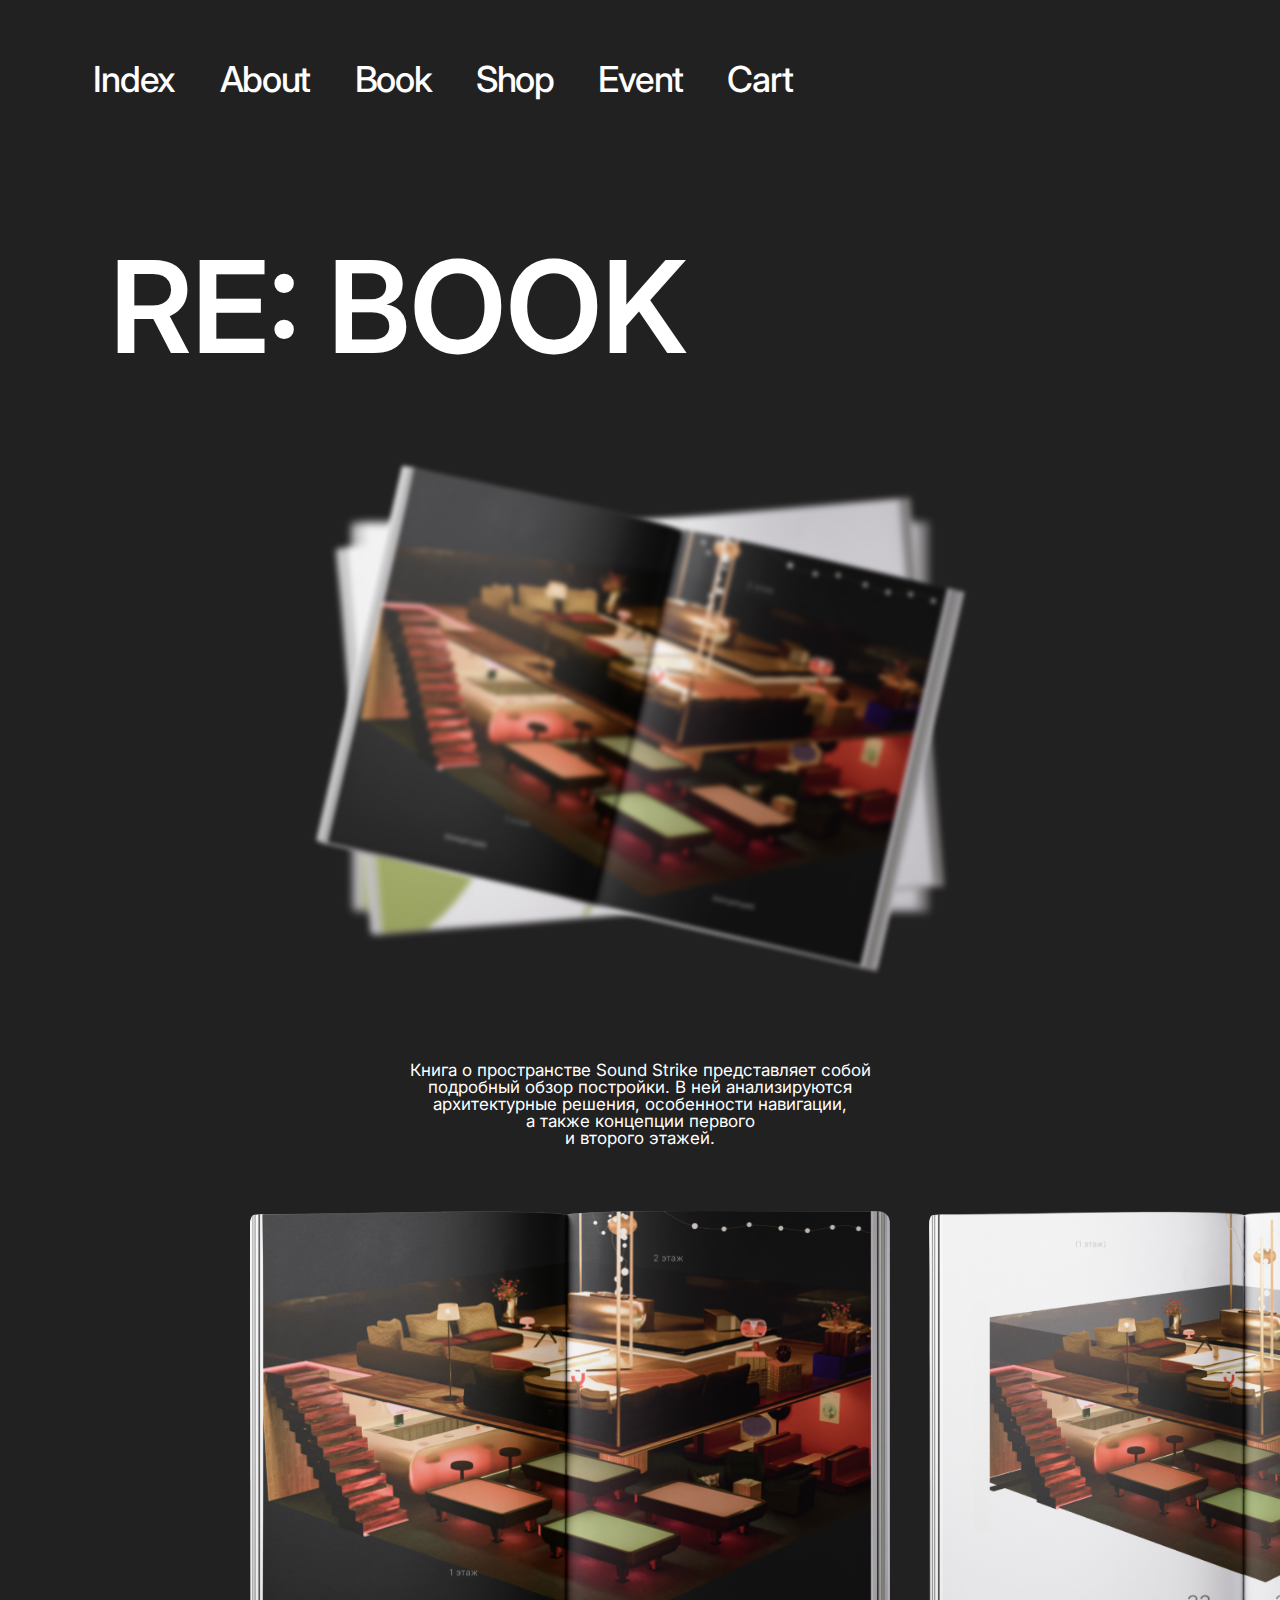
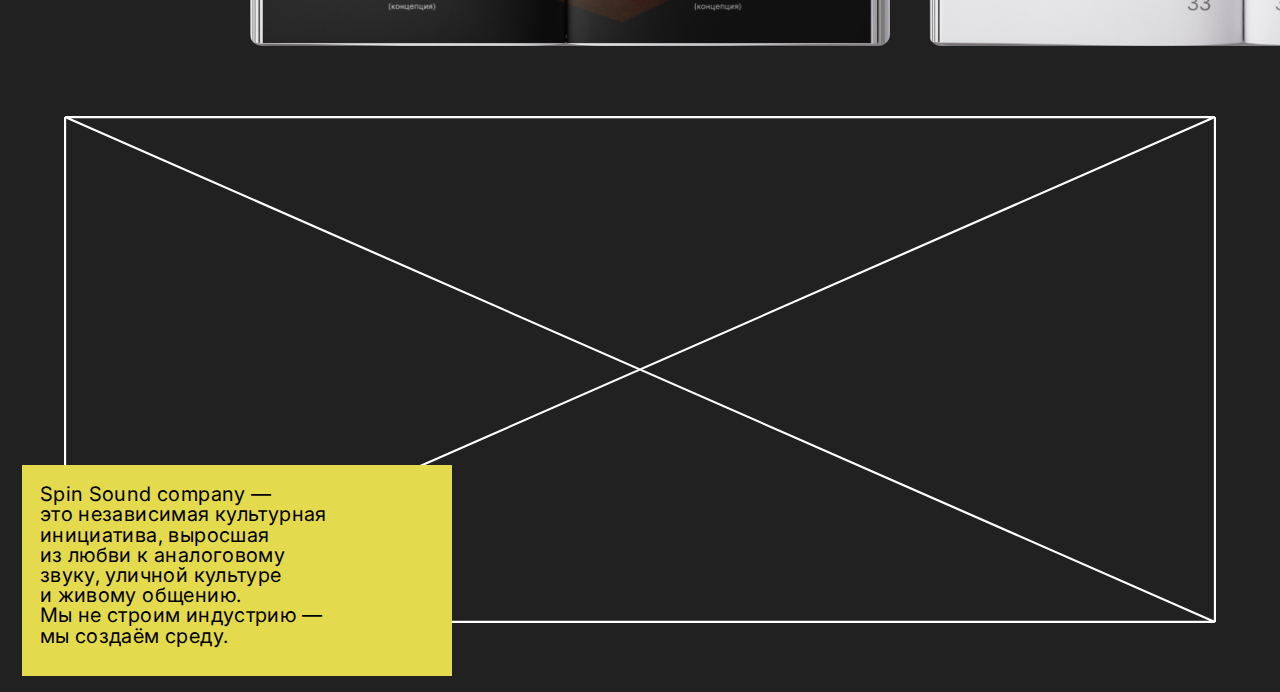
<file: book.html>
<!DOCTYPE html>
<html lang="en">
<head>
  <meta charset="UTF-8">
  <meta name="viewport" content="width=device-width, initial-scale=1.0">
  <meta property="og:type" content="website">    
  <meta property="og:title" content="RE:SSC"> 
  <meta property="og:description" content="многостраничный сайт spin sound company">
  <title>RE:SSC</title>
  <link rel="icon" href="./images/favicon.svg">
  <link rel="stylesheet" href="styles/style.css">
  <script src="scripts/book.js"></script>
</head>
<body class="dark-page">
  <main>
    <nav class="nav">
          <div class="nav_items">
            <a href="index.html">Index</a>
            <a href="about.html">About</a>
            <a href="book.html">Book</a>
            <a href="shop.html">Shop</a>
            <a href="event.html">Event</a>
            <a href="cart.html">Cart</a> 
            
          </div>
      </nav>
      <section class="book-first-section">
        <h1>RE: BOOK</h1>
        <div class="books">
          <img class="book-page-1" src="./images/book-page-2.png" alt="">
          <img class="book-page-2" src="./images/book-page-2.png" alt="">
          <img class="book-page-3" src="./images/book-page-1.png" alt="">
        </div>
        
        <p class="book-desktop-text">Книга о пространстве Sound Strike представляет собой<br>подробный обзор постройки. В ней анализируются<br>архитектурные решения, особенности навигации,<br>а также концепции первого<br>и второго этажей.</p>

        <p class="book-mobile-text">Книга о пространстве Sound Strike<br>представляет собой подробный обзор<br>постройки.<br><br>
          В ней анализируются<br>архитектурные решения, особенности навигации,<br>а также концепции первого<br>и второго этажей.</p>
      </section>

      <section class="pages-slider">
        <button class="scroll-btn control-btn-left"></button>
        <div class="scroll-container">
          <img src="./images/book-page-1.png" alt="">
          <img src="./images/book-page-3.png" alt="">
          <img src="./images/book-page-4.png" alt="">
          <img src="./images/book-page-5.png" alt="">
          <img src="./images/book-page-6.png" alt="">
          <img src="./images/book-page-7.png" alt="">
        </div>
            <button class="scroll-btn control-btn-right"></button>
      </section>

      <section class="mobile-sliders">
        <div class="mobile-slider-1">
          <button class="mobile-scroll-btn mobile-control-btn-left-1"></button>
          <div class="mobile-scroll-container-1">
            <img src="./images/book-page-1.png" alt="">
            <img src="./images/book-page-3.png" alt="">
            <img src="./images/book-page-4.png" alt="">
          </div>
          <button class="mobile-scroll-btn mobile-control-btn-right-1"></button>
        </div>
        <div class="mobile-slider">
          <button class="mobile-scroll-btn mobile-control-btn-left-2"></button>
          <div class="mobile-scroll-container-2">
            <img src="./images/book-page-5.png" alt="">
            <img src="./images/book-page-6.png" alt="">
            <img src="./images/book-page-7.png" alt="">
          </div>
          <button class="mobile-scroll-btn mobile-control-btn-right-2"></button>
        </div>
      </section>

    
        



        <footer class="dark-footer">
          <div class="footer-yellow-block">
            <p>Spin Sound company —<br>
              это независимая культурная<br>
              инициатива, выросшая<br>
              из любви к аналоговому<br>
              звуку, уличной культуре<br>
              и живому общению.<br>

              Мы не строим индустрию —<br>
              мы создаём среду.
            </p>
          </div>
        </footer>
  </main>
</body>
</html>
</file>
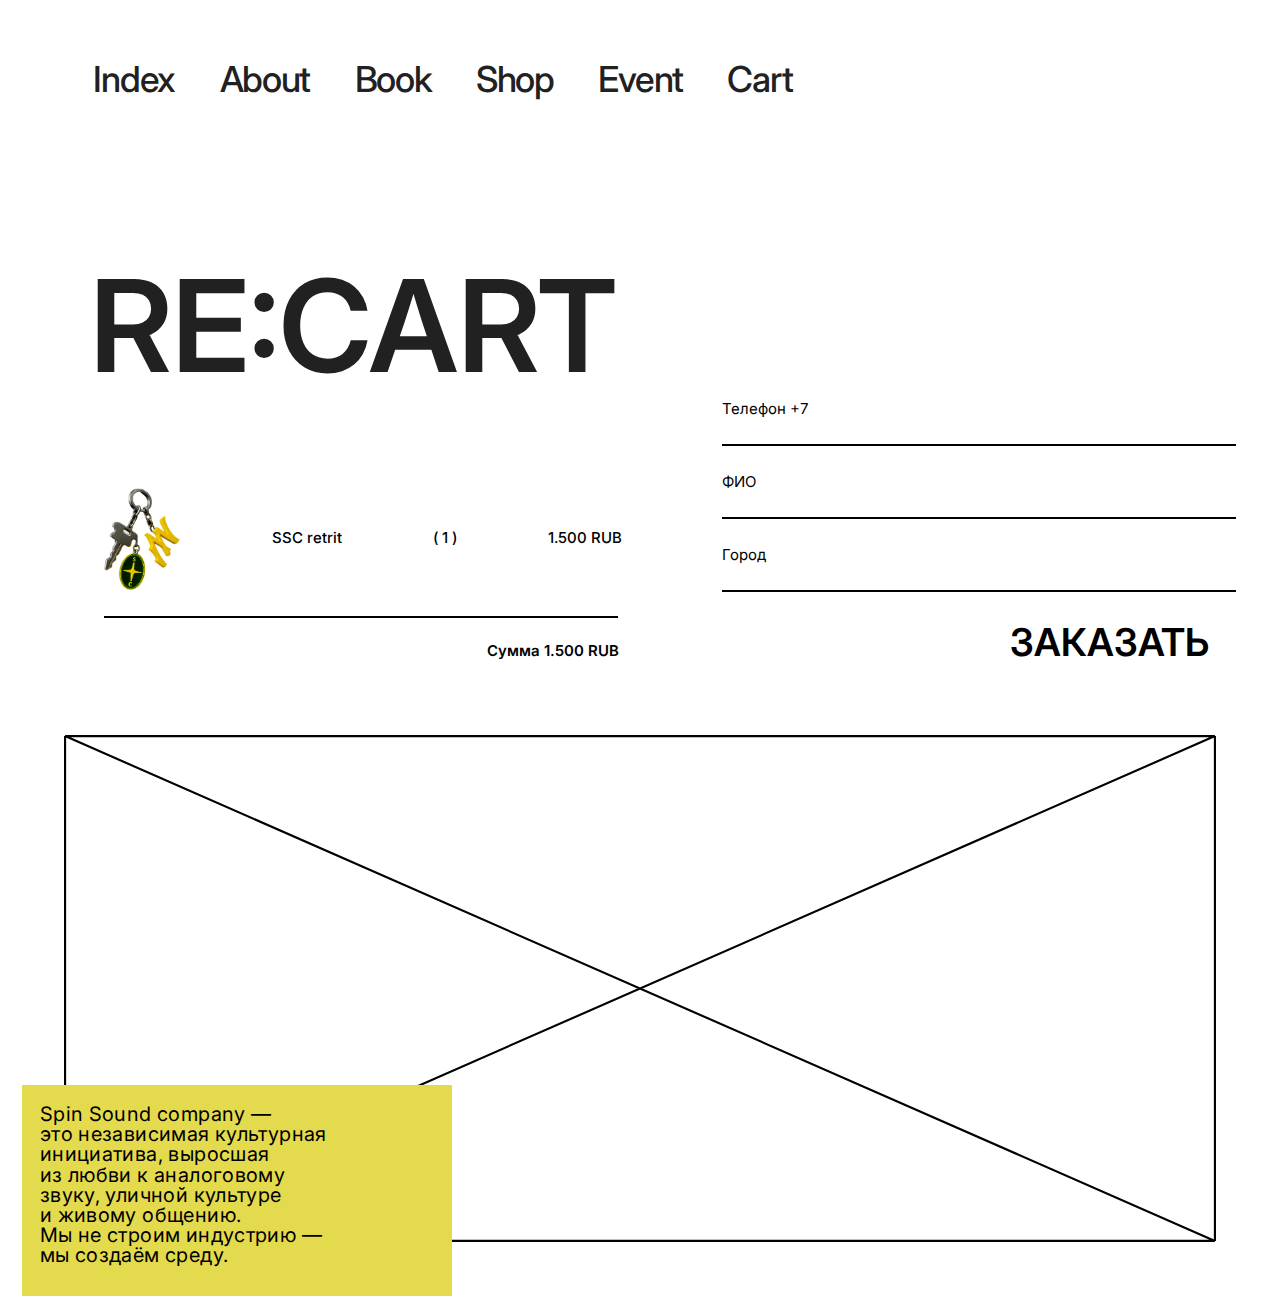
<file: cart.html>
<!DOCTYPE html>
<html lang="en">
<head>
  <meta charset="UTF-8">
  <meta name="viewport" content="width=device-width, initial-scale=1.0">
  <meta property="og:type" content="website">    
  <meta property="og:title" content="RE:SSC"> 
  <meta property="og:description" content="многостраничный сайт spin sound company">
  <title>RE:SSC</title>
  <link rel="icon" href="./images/favicon.svg">
  <link rel="stylesheet" href="./styles/style.css">
</head>
<body>
  <header>
    <nav class="cart-nav">
          <div class="cart_nav_items">
            <a href="index.html">Index</a>
            <a href="about.html">About</a>
            <a href="book.html">Book</a>
            <a href="shop.html">Shop</a>
            <a href="event.html">Event</a>
            <a href="game.html">Cart</a> 
          </div>
      </nav>
  </header>
  <main>
      <section class="cart-main-section">
        <h1>RE:CART</h1>
        <div class="cart-data-block">
          <div class="cart-added">
            <div class="keys-cart">
              <img src="./images/cart-keys.png" alt="">
              <p>SSC retrit</p>
              <p>( 1 )</p>
              <p>1.500 RUB</p>
            </div>
            <hr>
            <p class="total-cost">Сумма 1.500 RUB</p>
          </div>
            <form class="cart-customer-data" action="javascript:void(0);" method="post">
              <div>
                <label for="number">Телефон +7</label>
                <input type="text" name="number" autocomplete="off">
              </div>
              <hr>
              <div>
                <label for="name">ФИО</label>
                <input type="text" name="name" autocomplete="off">
              </div>
              <hr>
              <div>
                <label for="city">Город</label>
              <input type="text" name="city" autocomplete="off">
              </div>
              <hr>
              <button class="order">ЗАКАЗАТЬ</button>
            </form>
        </div>
        
      </section>

  </main>
   <footer class="light-footer">
    <div class="footer-yellow-block">
      <p>Spin Sound company —<br>
        это независимая культурная<br>
        инициатива, выросшая<br>
        из любви к аналоговому<br>
        звуку, уличной культуре<br>
        и живому общению.<br>

        Мы не строим индустрию —<br>
        мы создаём среду.
      </p>
    </div>
  </footer>
  
</body>
</html>
</file>
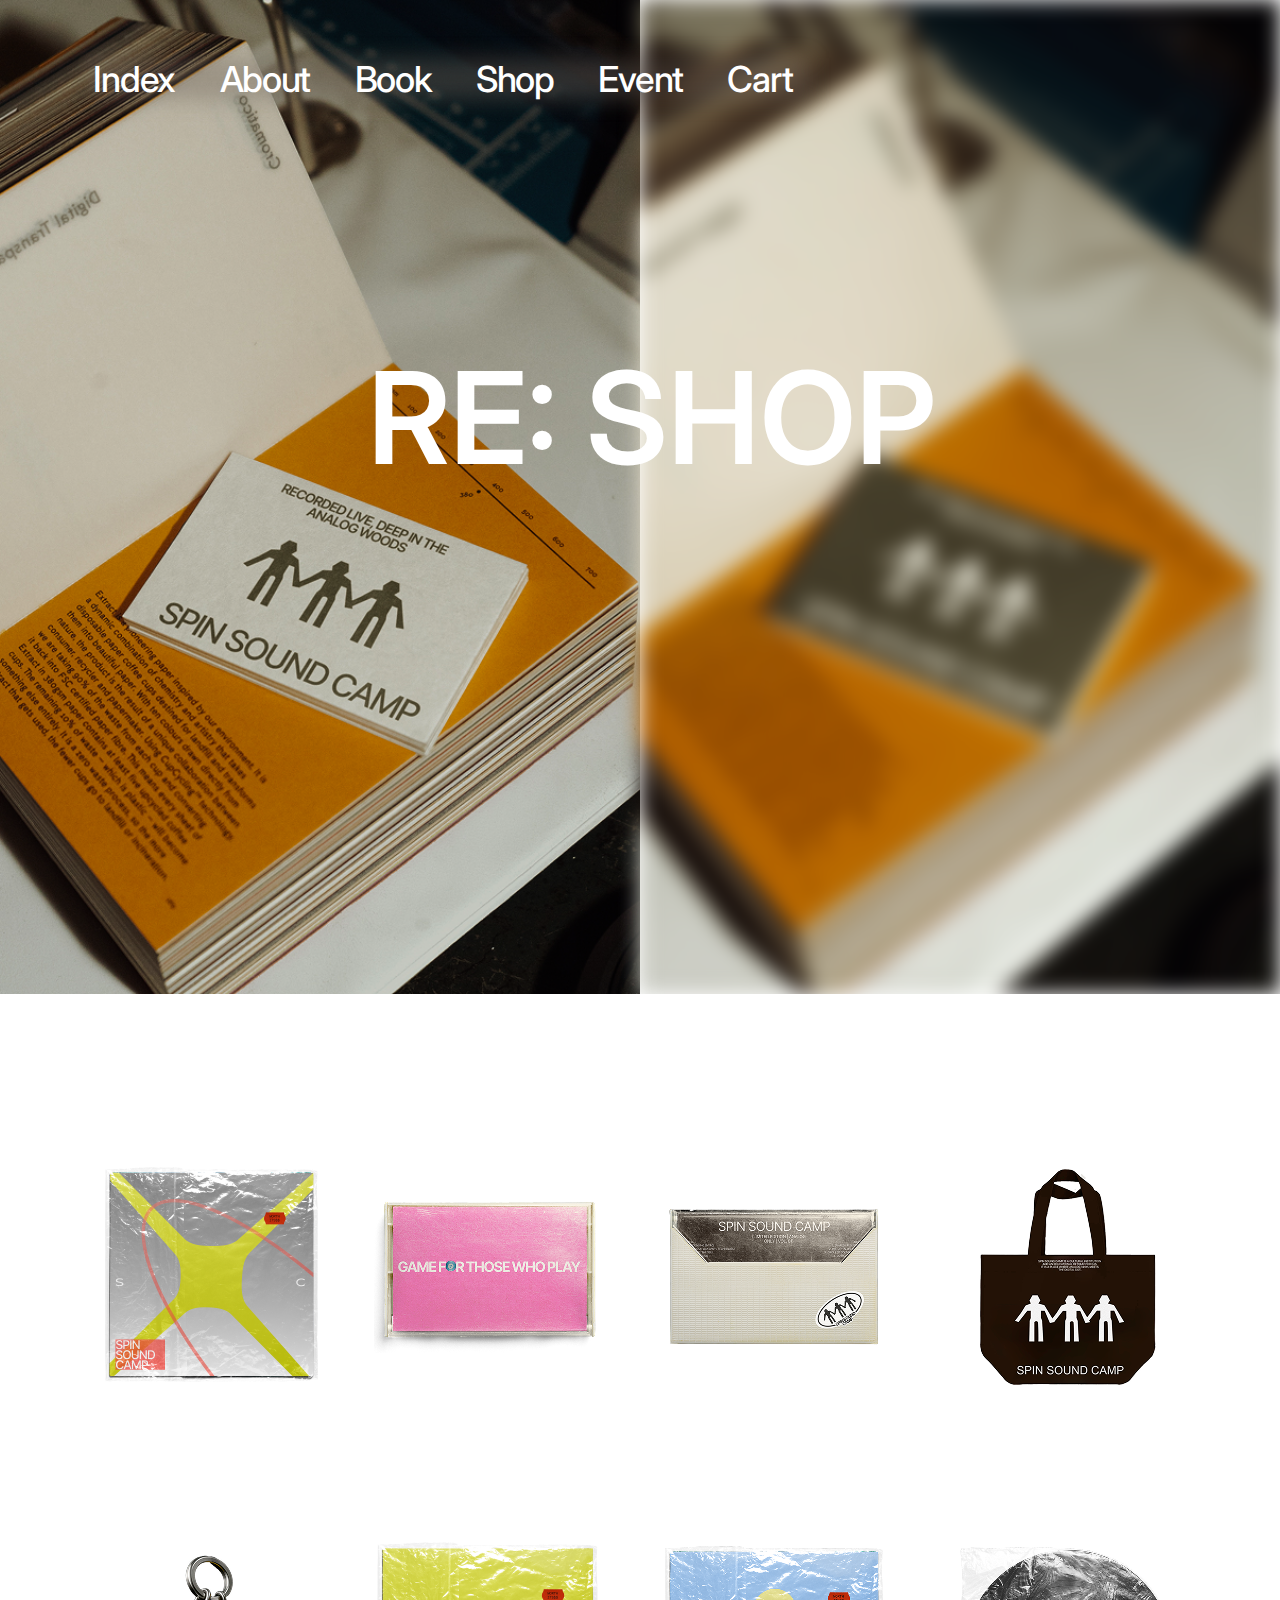
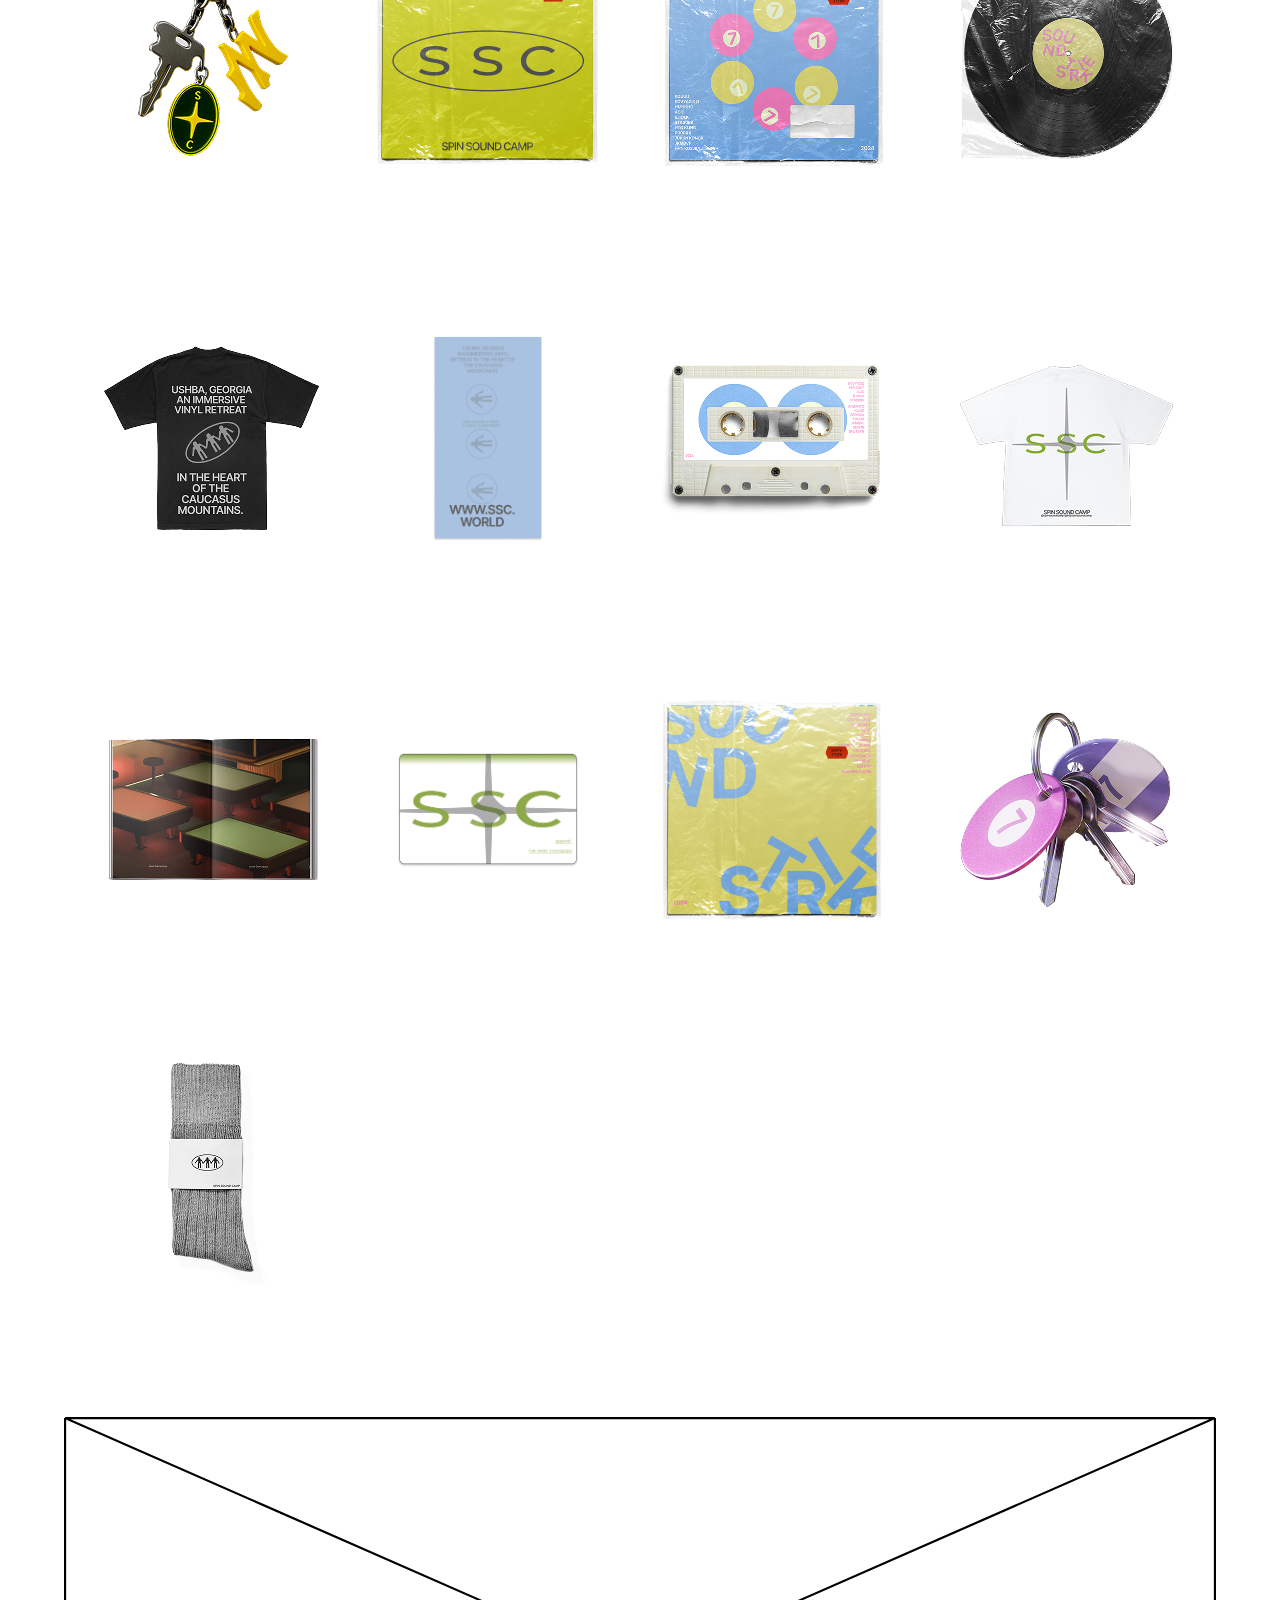
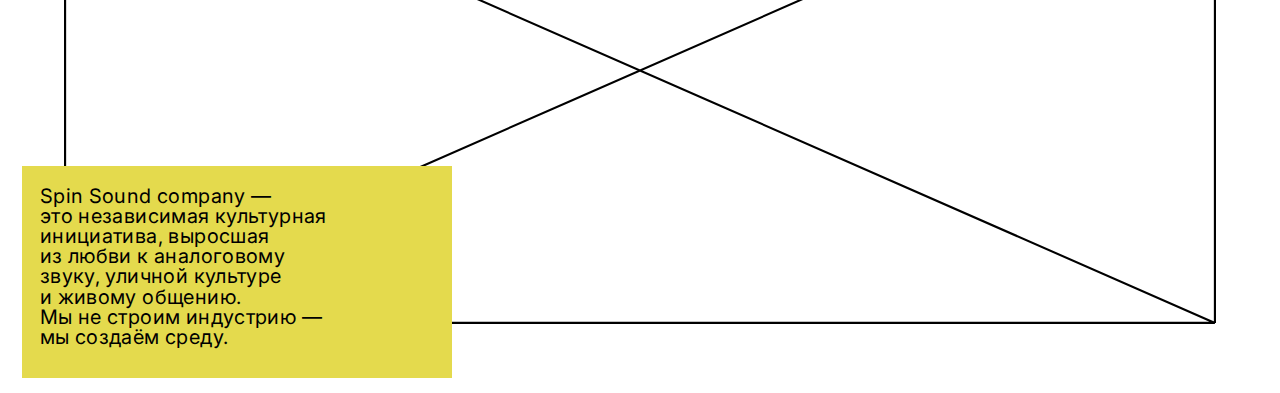
<file: shop.html>
<!DOCTYPE html>
<html lang="en">
<head>
  <meta charset="UTF-8">
  <meta name="viewport" content="width=device-width, initial-scale=1.0">
  <meta property="og:type" content="website">    
  <meta property="og:title" content="RE:SSC"> 
  <meta property="og:description" content="многостраничный сайт spin sound company">
  <title>RE:SSC</title>
  <link rel="icon" href="./images/favicon.svg">
  <link rel="stylesheet" href="styles/style.css">
</head>
<body class="light-page">
  <header>
    <nav class="light-nav">
          <div class="light-nav-items">
            <a href="index.html">Index</a>
            <a href="about.html">About</a>
            <a href="book.html">Book</a>
            <a href="shop.html">Shop</a>
            <a href="event.html">Event</a>
            <a href="cart.html">Cart</a>
            <div class="menu_bcg_dark"></div> 
          </div>
      </nav>
  </header>
  <main>
      <section class="shop-main-sec">
        <div class="shop-main-sec1"></div>
        <div class="shop-main-sec2"></div>
      </section>
      <div class="shop-title">RE: SHOP</div>
      <section class="shop-block">
         <div class="shop-items item-1">
            <img src="./images/shop/1record.png" alt="">
            <p class="item-1-p">Record – 001<br>5.000 RUB</p>
          </div>
          <div class="shop-items item-2">
            <img src="./images/shop/2cassette.png" alt="">
            <p class="item-2-p">Vinil cassette 03<br>3.000 RUB</p>
          </div>
          <div class="shop-items item-3">
            <img src="./images/shop/3cassette.png" alt="">
            <p class="item-3-p">Vinil cassette 06<br>3.500 RUB</p>
          </div>
          <div class="shop-items item-4">
            <img src="./images/shop/4bag.png" alt="">
            <p class="item-4-p">SSC bag<br>7.000 RUB</p>
          </div>

          <div class="shop-items item-5">
            <img src="./images/shop/5keys.png" alt="">
            <p class="item-5-p">SSC retrit<br>1.500 RUB</p>
          </div>
          <div class="shop-items item-6">
            <img src="./images/shop/6record.png" alt="">
            <p class="item-6-p">Record – 004<br>5.000 RUB</p>
          </div>
          <div class="shop-items item-7">
            <img src="./images/shop/7record.png" alt="">
            <p class="item-7-p">Record – 005<br>4.000 RUB</p>
          </div>
          <div class="shop-items item-8">
            <img src="./images/shop/8record.png" alt="">
            <p class="item-8-p">Record – Off<br>2.500 RUB</p>
          </div>

          <div class="shop-items item-9">
            <img src="./images/shop/9tshirt.png" alt="">
            <p class="item-9-p">T-shirt black<br>5.500 RUB</p>
          </div>
          <div class="shop-items item-10">
            <img src="./images/shop/10zin.png" alt="">
            <p class="item-10-p">ZIN<br>3.000 RUB</p>
          </div>
          <div class="shop-items item-11">
            <img src="./images/shop/11cassette.png" alt="">
            <p class="item-11-p">Vinil cassette 010<br>3.500 RUB</p>
          </div>
          <div class="shop-items item-12">
            <img src="./images/shop/12tshirt.png" alt="">
            <p class="item-12-p">T-shirt white<br>5.500 RUB</p>
          </div>

          <div class="shop-items item-13">
            <img src="./images/shop/13zin.png" alt="">
            <p class="item-13-p">ZIN<br>7.000 RUB</p>
          </div>
          <div class="shop-items item-14">
            <img src="./images/shop/14card.png" alt="">
            <p class="item-14-p">ID card<br>1.000 RUB</p>
          </div>
          <div class="shop-items item-15">
            <img src="./images/shop/15record.png" alt="">
            <p class="item-15-p">Record – 006<br>4.000 RUB</p>
          </div>
          <div class="shop-items item-16">
            <img src="./images/shop/16keys.png" alt="">
            <p class="item-16-p">Sound strike 7<br>500 RUB</p>
          </div>
          <div class="shop-items item-17">
            <img src="./images/shop/17socks.png" alt="">
            <p class="item-17-p">Socks<br>500 RUB</p>
          </div>


      </section>
  </main>
    <footer class="light-footer">
    <div class="footer-yellow-block">
      <p>Spin Sound company —<br>
        это независимая культурная<br>
        инициатива, выросшая<br>
        из любви к аналоговому<br>
        звуку, уличной культуре<br>
        и живому общению.<br>

        Мы не строим индустрию —<br>
        мы создаём среду.
      </p>
    </div>
  </footer>
</body>
</html>
</file>
<file: styles/style.css>
@import url(./reset.css);
@import url(./fonts.css);
@import url(./main.css); 
@import url(./adaptive.css);
</file>
